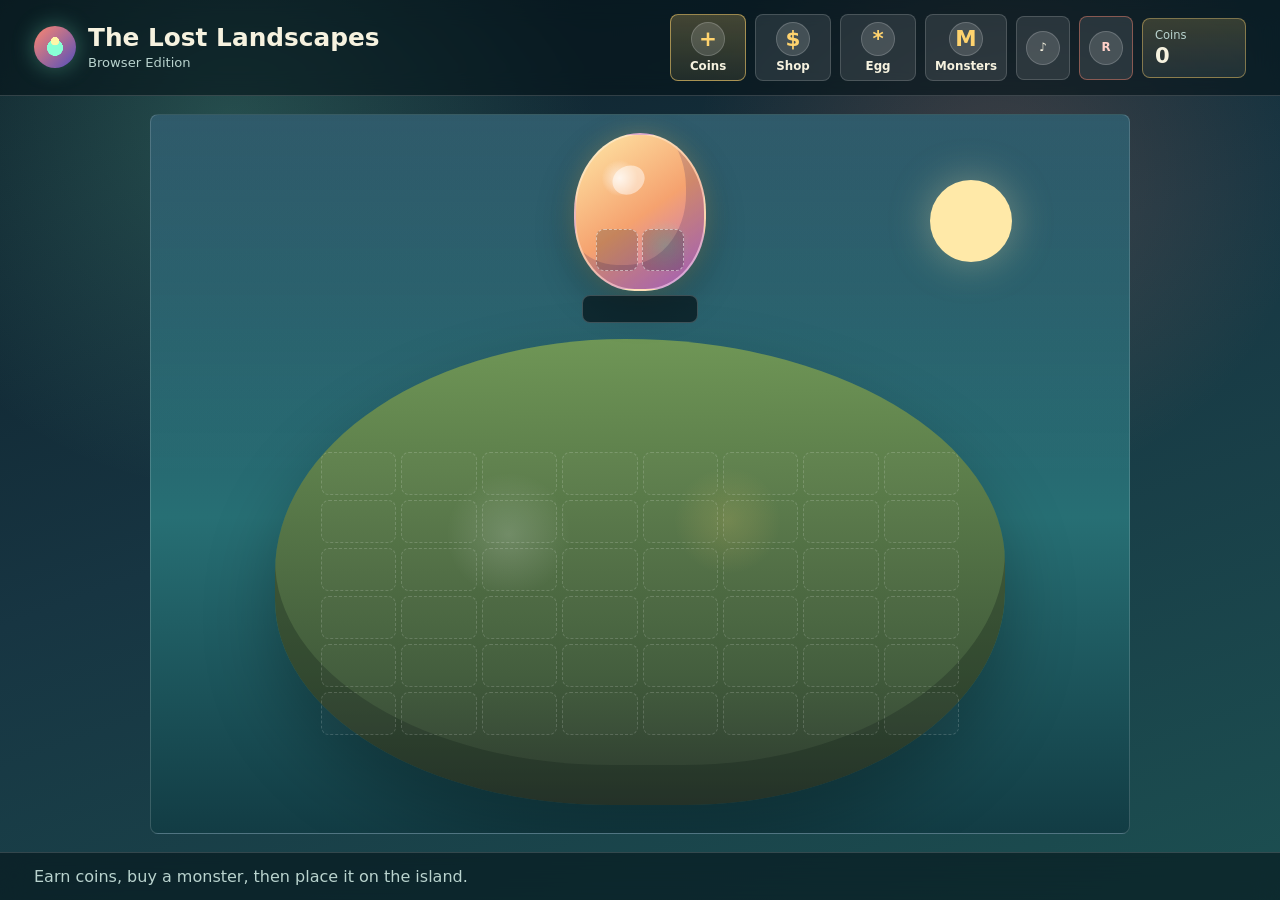
<file: index.html>
<!doctype html>
<html lang="en">
  <head>
    <meta charset="utf-8">
    <meta name="viewport" content="width=device-width, initial-scale=1">
    <title>The Lost Landscapes - Browser Edition</title>
    <link rel="stylesheet" href="./styles.css">
  </head>
  <body>
    <main class="game-shell">
      <header class="topbar">
        <div class="brand">
          <span class="mark" aria-hidden="true"></span>
          <div>
            <h1>The Lost Landscapes</h1>
            <p>Browser Edition</p>
          </div>
        </div>

        <div class="top-actions" aria-label="Game actions">
          <button class="action-button coin-action" id="earnButton" type="button" title="Earn coins" aria-label="Earn coins">
            <span class="action-icon" aria-hidden="true">+</span>
            <span>Coins</span>
          </button>
          <button class="action-button" id="shopButton" type="button" title="Shop" aria-label="Shop">
            <span class="action-icon" aria-hidden="true">$</span>
            <span>Shop</span>
          </button>
          <button class="action-button" id="evolutionButton" type="button" title="Evolution" aria-label="Evolution">
            <span class="action-icon" aria-hidden="true">*</span>
            <span>Egg</span>
          </button>
          <button class="action-button" id="collectionButton" type="button" title="Monsters" aria-label="Monsters">
            <span class="action-icon" aria-hidden="true">M</span>
            <span>Monsters</span>
          </button>
          <button class="action-button small-action" id="muteButton" type="button" title="Toggle sound" aria-label="Toggle sound">
            <span class="action-icon" aria-hidden="true">♪</span>
          </button>
          <button class="action-button danger small-action" id="resetButton" type="button" title="Reset" aria-label="Reset">
            <span class="action-icon" aria-hidden="true">R</span>
          </button>
          <div class="meter coin-meter"><span>Coins</span><strong id="coins">0</strong></div>
        </div>
      </header>

      <section class="stage-wrap">
        <section class="island-area" aria-label="Lost landscape island">
          <div class="sky">
            <span class="moon"></span>
          </div>
          <div class="evolution-egg" id="evolutionEgg" aria-label="Evolution egg drop zone">
            <span class="egg-shine" aria-hidden="true"></span>
            <span class="egg-slot" id="eggSlotA"></span>
            <span class="egg-slot" id="eggSlotB"></span>
            <span class="egg-timer" id="eggTimer"></span>
          </div>
          <div class="island" id="island">
            <div class="island-core"></div>
            <div class="grid" id="grid"></div>
          </div>
        </section>
      </section>

      <footer class="statusbar">
        <span id="status">Earn coins, buy a monster, then place it on the island.</span>
      </footer>
    </main>

    <div class="modal-backdrop" id="modalBackdrop" hidden>
      <section class="modal" role="dialog" aria-modal="true" aria-labelledby="modalTitle">
        <div class="modal-head">
          <h2 id="modalTitle">Menu</h2>
          <button class="icon-button" id="closeModal" type="button" title="Close" aria-label="Close">×</button>
        </div>
        <div class="modal-body" id="modalBody"></div>
      </section>
    </div>

    <script src="./game.js"></script>
  </body>
</html>
</file>
<file: styles.css>
:root {
  color-scheme: dark;
  --ink: #f6f2df;
  --muted: #b9d3ce;
  --panel: rgba(21, 36, 43, 0.82);
  --panel-strong: #172a32;
  --line: rgba(255, 255, 255, 0.16);
  --gold: #ffd36e;
  --mint: #76e2ba;
  --coral: #ff876f;
  --violet: #a895ff;
  --sea: #2f9aa6;
  --earth: #5b7550;
  font-family: Inter, ui-sans-serif, system-ui, -apple-system, BlinkMacSystemFont, "Segoe UI", sans-serif;
}

* {
  box-sizing: border-box;
}

body {
  min-height: 100vh;
  margin: 0;
  color: var(--ink);
  background:
    radial-gradient(circle at 18% 14%, rgba(118, 226, 186, 0.22), transparent 28%),
    radial-gradient(circle at 78% 20%, rgba(255, 135, 111, 0.18), transparent 25%),
    linear-gradient(160deg, #0c1d27 0%, #173542 46%, #1c4f51 100%);
  overflow-x: hidden;
}

button,
input {
  font: inherit;
}

.game-shell {
  min-height: 100vh;
  display: grid;
  grid-template-rows: auto 1fr auto;
}

.topbar,
.statusbar {
  display: flex;
  align-items: center;
  justify-content: space-between;
  gap: 18px;
  padding: 14px clamp(14px, 3vw, 34px);
  background: rgba(5, 18, 24, 0.58);
  border-bottom: 1px solid var(--line);
  backdrop-filter: blur(12px);
}

.statusbar {
  min-height: 48px;
  border-top: 1px solid var(--line);
  border-bottom: 0;
  color: var(--muted);
}

.brand {
  display: flex;
  align-items: center;
  gap: 12px;
  min-width: 220px;
}

.mark {
  width: 42px;
  height: 42px;
  border-radius: 50%;
  background:
    radial-gradient(circle at 50% 36%, #fff6a8 0 12%, transparent 13%),
    radial-gradient(circle at 50% 52%, #88ffd5 0 26%, transparent 27%),
    linear-gradient(135deg, #ff876f, #544fbb);
  box-shadow: 0 0 22px rgba(118, 226, 186, 0.38);
  flex: 0 0 auto;
}

h1,
h2,
p {
  margin: 0;
}

h1 {
  font-size: clamp(1.05rem, 2vw, 1.55rem);
  line-height: 1.08;
  letter-spacing: 0;
}

.brand p {
  color: var(--muted);
  font-size: 0.82rem;
  margin-top: 3px;
}

.top-actions {
  display: flex;
  gap: 9px;
  flex-wrap: wrap;
  justify-content: flex-end;
  align-items: center;
}

.meter {
  min-width: 104px;
  padding: 9px 12px;
  border: 1px solid var(--line);
  border-radius: 8px;
  background: rgba(255, 255, 255, 0.08);
}

.coin-meter {
  background: linear-gradient(180deg, rgba(255, 211, 110, 0.18), rgba(255, 255, 255, 0.08));
  border-color: rgba(255, 211, 110, 0.42);
}

.meter span {
  display: block;
  color: var(--muted);
  font-size: 0.72rem;
}

.meter strong {
  display: block;
  font-size: 1.32rem;
  margin-top: 1px;
}

.action-button {
  min-width: 76px;
  min-height: 64px;
  display: grid;
  place-items: center;
  gap: 3px;
  border: 1px solid var(--line);
  border-radius: 8px;
  padding: 7px 9px;
  color: var(--ink);
  background: rgba(255, 255, 255, 0.1);
  cursor: pointer;
  font-weight: 800;
}

.action-button:hover {
  border-color: rgba(255, 255, 255, 0.34);
  background: rgba(255, 255, 255, 0.15);
}

.action-button span:last-child {
  font-size: 0.74rem;
}

.action-icon {
  width: 34px;
  height: 34px;
  display: grid;
  place-items: center;
  border-radius: 50%;
  background: rgba(255, 255, 255, 0.14);
  border: 1px solid rgba(255, 255, 255, 0.18);
  color: var(--gold);
  font-size: 1.34rem;
  line-height: 1;
}

.coin-action {
  background: linear-gradient(180deg, rgba(255, 211, 110, 0.24), rgba(255, 211, 110, 0.1));
  border-color: rgba(255, 211, 110, 0.55);
}

.small-action {
  min-width: 52px;
}

.small-action .action-icon {
  color: var(--ink);
}

.action-button.danger {
  border-color: rgba(255, 135, 111, 0.45);
}

.action-button.danger .action-icon {
  color: #ffd0c8;
}

.stage-wrap {
  display: grid;
  grid-template-columns: minmax(360px, 980px);
  justify-content: center;
  padding: 18px clamp(14px, 3vw, 34px);
  min-height: 0;
}

.panel {
  border: 1px solid var(--line);
  border-radius: 8px;
  background: var(--panel);
  box-shadow: 0 16px 60px rgba(0, 0, 0, 0.18);
  backdrop-filter: blur(18px);
  overflow: hidden;
}

.shop-panel,
.roster-panel {
  max-height: calc(100vh - 132px);
  overflow-y: auto;
}

.panel-head {
  min-height: 54px;
  display: flex;
  align-items: center;
  justify-content: space-between;
  gap: 10px;
  padding: 12px;
  border-bottom: 1px solid var(--line);
}

.panel h2 {
  font-size: 0.98rem;
}

.icon-button,
.text-button {
  border: 1px solid var(--line);
  background: rgba(255, 255, 255, 0.1);
  color: var(--ink);
  border-radius: 8px;
  cursor: pointer;
}

.icon-button {
  width: 36px;
  height: 36px;
  display: grid;
  place-items: center;
}

.text-button {
  min-height: 34px;
  padding: 0 12px;
}

.text-button.primary {
  background: linear-gradient(180deg, rgba(255, 211, 110, 0.24), rgba(255, 211, 110, 0.1));
  border-color: rgba(255, 211, 110, 0.55);
  color: #fff3c2;
  font-weight: 800;
}

.text-button.danger {
  border-color: rgba(255, 135, 111, 0.45);
  color: #ffd0c8;
}

.icon-button:hover,
.text-button:hover,
.tool-button:hover,
.shop-card:hover {
  border-color: rgba(255, 255, 255, 0.34);
  background: rgba(255, 255, 255, 0.15);
}

.text-button:disabled,
.tool-button:disabled,
.shop-card:disabled {
  opacity: 0.48;
  cursor: not-allowed;
}

.toolbox {
  display: grid;
  grid-template-columns: repeat(2, minmax(0, 1fr));
  gap: 8px;
  padding: 12px;
  border-bottom: 1px solid var(--line);
}

.tool-button {
  min-height: 36px;
  border: 1px solid var(--line);
  border-radius: 8px;
  background: rgba(255, 255, 255, 0.08);
  color: var(--ink);
  cursor: pointer;
}

.tool-button[aria-pressed="true"] {
  outline: 2px solid var(--mint);
  border-color: rgba(118, 226, 186, 0.7);
}

.tool-button.danger[aria-pressed="true"] {
  outline-color: var(--coral);
  border-color: rgba(255, 135, 111, 0.72);
}

.sound-import {
  display: grid;
  grid-template-columns: minmax(112px, auto) 1fr;
  gap: 8px;
  align-items: center;
  padding: 12px;
  border-bottom: 1px solid var(--line);
}

.sound-import input {
  position: absolute;
  width: 1px;
  height: 1px;
  overflow: hidden;
  clip: rect(0 0 0 0);
}

.file-button {
  min-height: 36px;
  display: grid;
  place-items: center;
  border: 1px solid var(--line);
  border-radius: 8px;
  background: rgba(255, 255, 255, 0.08);
  color: var(--ink);
  cursor: pointer;
  font-weight: 700;
}

.file-button:hover {
  border-color: rgba(255, 255, 255, 0.34);
  background: rgba(255, 255, 255, 0.15);
}

.sound-import span {
  min-width: 0;
  color: var(--muted);
  font-size: 0.78rem;
  line-height: 1.25;
}

.shop {
  display: grid;
  gap: 10px;
  padding: 12px;
}

.shop-card {
  display: grid;
  grid-template-columns: 54px 1fr auto;
  align-items: center;
  gap: 10px;
  min-height: 70px;
  width: 100%;
  border: 1px solid var(--line);
  border-radius: 8px;
  padding: 8px;
  color: var(--ink);
  background: rgba(255, 255, 255, 0.07);
  text-align: left;
  cursor: pointer;
}

.shop-card[aria-pressed="true"] {
  outline: 2px solid var(--mint);
}

.shop-card:disabled {
  opacity: 0.48;
  cursor: not-allowed;
}

.shop-card h3 {
  margin: 0;
  font-size: 0.92rem;
}

.shop-card p {
  margin-top: 3px;
  color: var(--muted);
  font-size: 0.74rem;
}

.price {
  color: var(--gold);
  font-weight: 800;
}

.monster-preview {
  display: block;
  width: 48px;
  height: 54px;
  border-radius: 48% 48% 36% 36%;
  background: var(--monster-color);
  box-shadow: inset -6px -10px 0 rgba(0, 0, 0, 0.18), 0 5px 10px rgba(0, 0, 0, 0.18);
  position: relative;
  overflow: hidden;
}

.monster-preview img {
  width: 100%;
  height: 100%;
  object-fit: contain;
  display: block;
  filter: drop-shadow(0 3px 4px rgba(0, 0, 0, 0.25));
}

.monster-preview:not(:has(img))::before,
.monster-preview:not(:has(img))::after {
  content: "";
  position: absolute;
  top: 28%;
  width: 8px;
  height: 8px;
  border-radius: 50%;
  background: #fffaf0;
}

.monster-preview:not(:has(img))::before {
  left: 13px;
}

.monster-preview:not(:has(img))::after {
  right: 13px;
}

.island-area {
  position: relative;
  min-height: 560px;
  border-radius: 8px;
  overflow: hidden;
  background:
    linear-gradient(180deg, rgba(118, 226, 186, 0.12), transparent 50%),
    linear-gradient(180deg, #25475f 0%, #276f74 56%, #123c44 100%);
  border: 1px solid var(--line);
}

.sky,
.evolution-egg,
.island,
.island-core,
.grid {
  position: absolute;
}

.sky {
  inset: 0;
  pointer-events: none;
}

.moon {
  position: absolute;
  right: 12%;
  top: 9%;
  width: 82px;
  height: 82px;
  border-radius: 50%;
  background: #ffe9a8;
  box-shadow: 0 0 40px rgba(255, 233, 168, 0.35);
}

.evolution-egg {
  left: 50%;
  top: 18px;
  z-index: 4;
  width: min(132px, 28vw);
  height: min(158px, 34vw);
  transform: translateX(-50%);
  border: 2px solid rgba(255, 255, 255, 0.34);
  border-radius: 50% 50% 46% 46%;
  background:
    radial-gradient(circle at 34% 28%, rgba(255, 255, 255, 0.7), transparent 13%),
    radial-gradient(circle at 70% 72%, rgba(118, 226, 186, 0.34), transparent 18%),
    linear-gradient(145deg, #ffe9a8, #f5a26f 52%, #b76bd7);
  box-shadow:
    inset -18px -24px 0 rgba(58, 32, 90, 0.2),
    0 14px 38px rgba(0, 0, 0, 0.28),
    0 0 22px rgba(255, 211, 110, 0.26);
  display: grid;
  grid-template-columns: repeat(2, 1fr);
  align-items: end;
  justify-items: center;
  padding: 0 18px 18px;
  touch-action: none;
}

.evolution-egg.drag-over {
  border-color: var(--mint);
  box-shadow:
    inset -18px -24px 0 rgba(58, 32, 90, 0.2),
    0 14px 38px rgba(0, 0, 0, 0.28),
    0 0 30px rgba(118, 226, 186, 0.62);
}

.evolution-egg.incubating {
  animation: eggPulse 1s ease-in-out infinite;
}

.evolution-egg.success {
  border-color: var(--mint);
  box-shadow:
    inset -18px -24px 0 rgba(58, 32, 90, 0.2),
    0 14px 38px rgba(0, 0, 0, 0.28),
    0 0 34px rgba(118, 226, 186, 0.7);
}

.evolution-egg.failed {
  border-color: var(--coral);
  box-shadow:
    inset -18px -24px 0 rgba(58, 32, 90, 0.2),
    0 14px 38px rgba(0, 0, 0, 0.28),
    0 0 30px rgba(255, 135, 111, 0.62);
}

.egg-shine {
  position: absolute;
  left: 28%;
  top: 20%;
  width: 26%;
  height: 18%;
  border-radius: 50%;
  background: rgba(255, 255, 255, 0.48);
  transform: rotate(-28deg);
}

.egg-slot {
  width: 42px;
  height: 42px;
  border: 1px dashed rgba(255, 255, 255, 0.5);
  border-radius: 8px;
  background: rgba(5, 18, 24, 0.2);
  display: grid;
  place-items: center;
}

.egg-slot .monster-preview {
  width: 36px;
  height: 38px;
}

.egg-slot .monster-preview[draggable="true"] {
  cursor: grab;
}

.egg-timer {
  position: absolute;
  left: 50%;
  bottom: -34px;
  min-width: 116px;
  min-height: 28px;
  transform: translateX(-50%);
  display: grid;
  place-items: center;
  border-radius: 8px;
  padding: 4px 8px;
  color: var(--ink);
  background: rgba(5, 18, 24, 0.72);
  border: 1px solid rgba(255, 255, 255, 0.2);
  font-size: 0.78rem;
  font-weight: 800;
  text-align: center;
}

.evolution-egg.success .egg-timer {
  color: #b7ffd8;
  border-color: rgba(118, 226, 186, 0.45);
}

.evolution-egg.failed .egg-timer {
  color: #ffd0c8;
  border-color: rgba(255, 135, 111, 0.45);
}

.cloud {
  position: absolute;
  width: 150px;
  height: 42px;
  border-radius: 80px;
  background: rgba(255, 255, 255, 0.18);
  animation: drift 24s linear infinite;
}

.cloud::before,
.cloud::after {
  content: "";
  position: absolute;
  border-radius: 50%;
  background: inherit;
}

.cloud::before {
  width: 58px;
  height: 58px;
  left: 24px;
  top: -22px;
}

.cloud::after {
  width: 74px;
  height: 74px;
  right: 20px;
  top: -34px;
}

.cloud-a {
  left: 8%;
  top: 13%;
}

.cloud-b {
  left: 47%;
  top: 24%;
  width: 112px;
  transform: scale(0.8);
  animation-duration: 31s;
}

.island {
  left: 50%;
  bottom: 28px;
  width: min(88%, 760px);
  aspect-ratio: 1.42;
  transform: translateX(-50%);
}

.island-core {
  inset: 13% 2% 0;
  border-radius: 48% 52% 44% 46% / 50% 48% 46% 44%;
  background:
    radial-gradient(circle at 32% 42%, rgba(255, 255, 255, 0.16), transparent 11%),
    radial-gradient(circle at 62% 39%, rgba(255, 211, 110, 0.16), transparent 10%),
    linear-gradient(180deg, #6f9656 0%, #415b3b 72%, #2c392f 100%);
  box-shadow: inset 0 -40px 0 rgba(21, 36, 25, 0.32), 0 34px 70px rgba(0, 0, 0, 0.28);
}

.grid {
  left: 8%;
  right: 8%;
  top: 34%;
  bottom: 13%;
  display: grid;
  grid-template-columns: repeat(8, 1fr);
  grid-template-rows: repeat(6, 1fr);
  gap: 5px;
}

.tile {
  position: relative;
  border: 1px dashed rgba(255, 255, 255, 0.16);
  border-radius: 8px;
  background: rgba(255, 255, 255, 0.02);
  cursor: pointer;
  min-width: 0;
}

.tile:hover {
  background: rgba(255, 255, 255, 0.1);
}

.monster {
  position: absolute;
  left: 50%;
  bottom: 5%;
  width: min(58px, 88%);
  aspect-ratio: 0.82;
  transform: translateX(-50%);
  border-radius: 48% 48% 36% 36%;
  background: var(--monster-color);
  box-shadow: inset -8px -14px 0 rgba(0, 0, 0, 0.18), 0 8px 16px rgba(0, 0, 0, 0.22);
  animation: bob 1.2s ease-in-out infinite;
  touch-action: none;
  user-select: none;
}

.monster[draggable="true"] {
  cursor: grab;
}

.monster[draggable="true"]:active {
  cursor: grabbing;
}

.monster:has(.monster-sprite) {
  border-radius: 0;
  background: transparent;
  box-shadow: none;
  overflow: visible;
}

.monster-sprite {
  width: 100%;
  height: 100%;
  object-fit: contain;
  display: block;
  filter: drop-shadow(0 8px 10px rgba(0, 0, 0, 0.3));
  transform: scale(1.35);
  transform-origin: center bottom;
}

.monster.level-2 {
  filter: brightness(1.08) saturate(1.08);
}

.monster.level-3,
.monster.level-4,
.monster.level-5 {
  filter: brightness(1.16) saturate(1.18) drop-shadow(0 0 10px rgba(255, 211, 110, 0.38));
}

.monster::before,
.monster::after {
  content: "";
  position: absolute;
  top: 28%;
  width: 16%;
  aspect-ratio: 1;
  border-radius: 50%;
  background: #fffaf0;
  box-shadow: inset 0 -2px 0 rgba(0, 0, 0, 0.2);
}

.monster::before {
  left: 25%;
}

.monster::after {
  right: 25%;
}

.monster:has(.monster-sprite)::before,
.monster:has(.monster-sprite)::after {
  content: none;
}

.mouth {
  position: absolute;
  left: 50%;
  top: 53%;
  width: 34%;
  height: 10%;
  transform: translateX(-50%);
  border-radius: 0 0 40px 40px;
  background: #1a1d22;
  animation: sing 0.6s steps(2, end) infinite;
}

.feet {
  position: absolute;
  left: 16%;
  right: 16%;
  bottom: -7%;
  height: 14%;
}

.feet::before,
.feet::after {
  content: "";
  position: absolute;
  bottom: 0;
  width: 34%;
  height: 100%;
  border-radius: 50%;
  background: rgba(0, 0, 0, 0.24);
}

.feet::before {
  left: 0;
}

.feet::after {
  right: 0;
}

.track-list {
  padding: 12px;
  display: grid;
  gap: 8px;
}

.track {
  display: grid;
  grid-template-columns: 14px 1fr auto;
  gap: 8px;
  align-items: center;
  min-height: 38px;
  border: 1px solid var(--line);
  border-radius: 8px;
  padding: 7px;
  background: rgba(255, 255, 255, 0.07);
}

.dot {
  width: 12px;
  height: 12px;
  border-radius: 50%;
  background: var(--dot);
}

.track span {
  color: var(--muted);
  font-size: 0.78rem;
}

.track strong {
  font-size: 0.86rem;
}

.tempo-row {
  display: grid;
  grid-template-columns: auto 1fr 42px;
  gap: 9px;
  align-items: center;
  padding: 12px;
  border-top: 1px solid var(--line);
}

.tempo-row label,
.hint {
  color: var(--muted);
  font-size: 0.82rem;
}

.hint {
  padding: 0 12px 14px;
  line-height: 1.38;
}

.modal-backdrop {
  position: fixed;
  inset: 0;
  z-index: 20;
  display: grid;
  place-items: center;
  padding: 18px;
  background: rgba(3, 12, 16, 0.62);
  backdrop-filter: blur(10px);
}

.modal-backdrop[hidden] {
  display: none;
}

.modal {
  width: min(720px, 100%);
  max-height: min(760px, calc(100vh - 36px));
  overflow: hidden;
  border: 1px solid var(--line);
  border-radius: 8px;
  background: rgba(18, 34, 42, 0.96);
  box-shadow: 0 28px 90px rgba(0, 0, 0, 0.35);
}

.modal-head {
  display: flex;
  align-items: center;
  justify-content: space-between;
  gap: 12px;
  min-height: 58px;
  padding: 12px 14px;
  border-bottom: 1px solid var(--line);
}

.modal-body {
  display: grid;
  gap: 12px;
  max-height: calc(100vh - 126px);
  overflow-y: auto;
  padding: 14px;
}

.modal-copy {
  color: var(--muted);
  line-height: 1.35;
}

.modal-copy.strong-copy {
  color: var(--ink);
  font-size: 1.08rem;
  font-weight: 800;
}

.shop-balance {
  display: inline-grid;
  grid-auto-flow: column;
  align-items: center;
  gap: 8px;
  width: fit-content;
  border: 1px solid rgba(255, 211, 110, 0.42);
  border-radius: 8px;
  padding: 8px 11px;
  color: #fff3c2;
  background: rgba(255, 211, 110, 0.13);
  font-weight: 900;
}

.math-problem {
  margin: 2px 0;
  font-size: clamp(3.4rem, 12vw, 6.2rem);
  line-height: 0.95;
  text-align: center;
  color: #fff3c2;
}

.answer-row,
.evolution-slots {
  display: flex;
  gap: 10px;
  flex-wrap: wrap;
  align-items: center;
}

.answer-row input,
.evolution-slots select {
  min-height: 38px;
  border: 1px solid var(--line);
  border-radius: 8px;
  padding: 0 10px;
  color: var(--ink);
  background: rgba(255, 255, 255, 0.08);
}

.answer-row input {
  width: min(240px, 100%);
  min-height: 58px;
  font-size: 2rem;
  font-weight: 900;
  text-align: center;
}

.modal-grid {
  display: grid;
  grid-template-columns: repeat(auto-fit, minmax(210px, 1fr));
  gap: 10px;
}

.modal-card {
  display: grid;
  gap: 8px;
  min-width: 0;
  border: 1px solid var(--line);
  border-radius: 8px;
  padding: 10px;
  background: rgba(255, 255, 255, 0.07);
}

.modal-card.row-card {
  grid-template-columns: 54px 1fr auto;
  align-items: center;
}

.modal-card h3 {
  margin: 0;
  font-size: 0.94rem;
}

.modal-card p {
  margin: 0;
  color: var(--muted);
  font-size: 0.78rem;
  line-height: 1.28;
}

.owned-label {
  color: var(--mint);
  font-weight: 800;
}

.modal-card .text-button {
  justify-self: start;
}

.empty-note {
  padding: 18px;
  border: 1px dashed var(--line);
  border-radius: 8px;
  color: var(--muted);
  text-align: center;
}

.recipe {
  display: grid;
  gap: 6px;
}

.recipe-parents {
  color: var(--muted);
  font-size: 0.78rem;
}

.math-feedback {
  min-height: 32px;
  display: grid;
  align-items: center;
  border-radius: 8px;
  padding: 7px 10px;
  font-weight: 800;
  animation: feedbackPop 0.28s ease-out both;
}

.math-feedback.correct {
  color: #b7ffd8;
  background: rgba(118, 226, 186, 0.16);
  border: 1px solid rgba(118, 226, 186, 0.34);
}

.math-feedback.incorrect {
  color: #ffd0c8;
  background: rgba(255, 135, 111, 0.14);
  border: 1px solid rgba(255, 135, 111, 0.32);
}

.coin-burst {
  display: flex;
  align-items: center;
  gap: 9px;
}

.coin-icon {
  width: 30px;
  height: 30px;
  border-radius: 50%;
  background:
    radial-gradient(circle at 38% 30%, #fff6b8 0 20%, transparent 21%),
    linear-gradient(145deg, #ffe27a, #f0a928);
  box-shadow: inset -4px -5px 0 rgba(154, 94, 18, 0.28), 0 0 16px rgba(255, 211, 110, 0.45);
  animation: coinPop 0.54s ease-out both;
}

@keyframes coinPop {
  from {
    transform: scale(0.4) rotate(-18deg);
    opacity: 0;
  }

  to {
    transform: scale(1) rotate(0);
    opacity: 1;
  }
}

@keyframes feedbackPop {
  from {
    transform: scale(0.96);
    opacity: 0;
  }

  to {
    transform: scale(1);
    opacity: 1;
  }
}

@keyframes bob {
  0%,
  100% {
    translate: 0 0;
  }

  50% {
    translate: 0 -7px;
  }
}

@keyframes eggPulse {
  0%,
  100% {
    transform: translateX(-50%) scale(1);
  }

  50% {
    transform: translateX(-50%) scale(1.04);
  }
}

@keyframes sing {
  0%,
  100% {
    height: 8%;
  }

  50% {
    height: 17%;
  }
}

@keyframes drift {
  from {
    margin-left: -20px;
  }

  to {
    margin-left: 60px;
  }
}

@media (max-width: 1020px) {
  .stage-wrap {
    grid-template-columns: 1fr;
  }

  .top-actions {
    justify-content: flex-start;
  }

  .shop,
  .track-list {
    grid-template-columns: repeat(2, minmax(0, 1fr));
  }

  .island-area {
    min-height: 540px;
    order: -1;
  }
}

@media (max-width: 640px) {
  .topbar {
    align-items: flex-start;
    flex-direction: column;
  }

  .top-actions {
    width: 100%;
    justify-content: stretch;
  }

  .top-actions .action-button,
  .top-actions .meter {
    flex: 1 1 auto;
  }

  .action-button {
    min-width: 68px;
    min-height: 60px;
    padding-inline: 6px;
  }

  .action-icon {
    width: 32px;
    height: 32px;
  }

  .meter {
    flex: 1 1 80px;
    min-width: 0;
  }

  .shop,
  .track-list {
    grid-template-columns: 1fr;
  }

  .island-area {
    min-height: 430px;
  }

  .grid {
    gap: 4px;
  }
}
</file>
